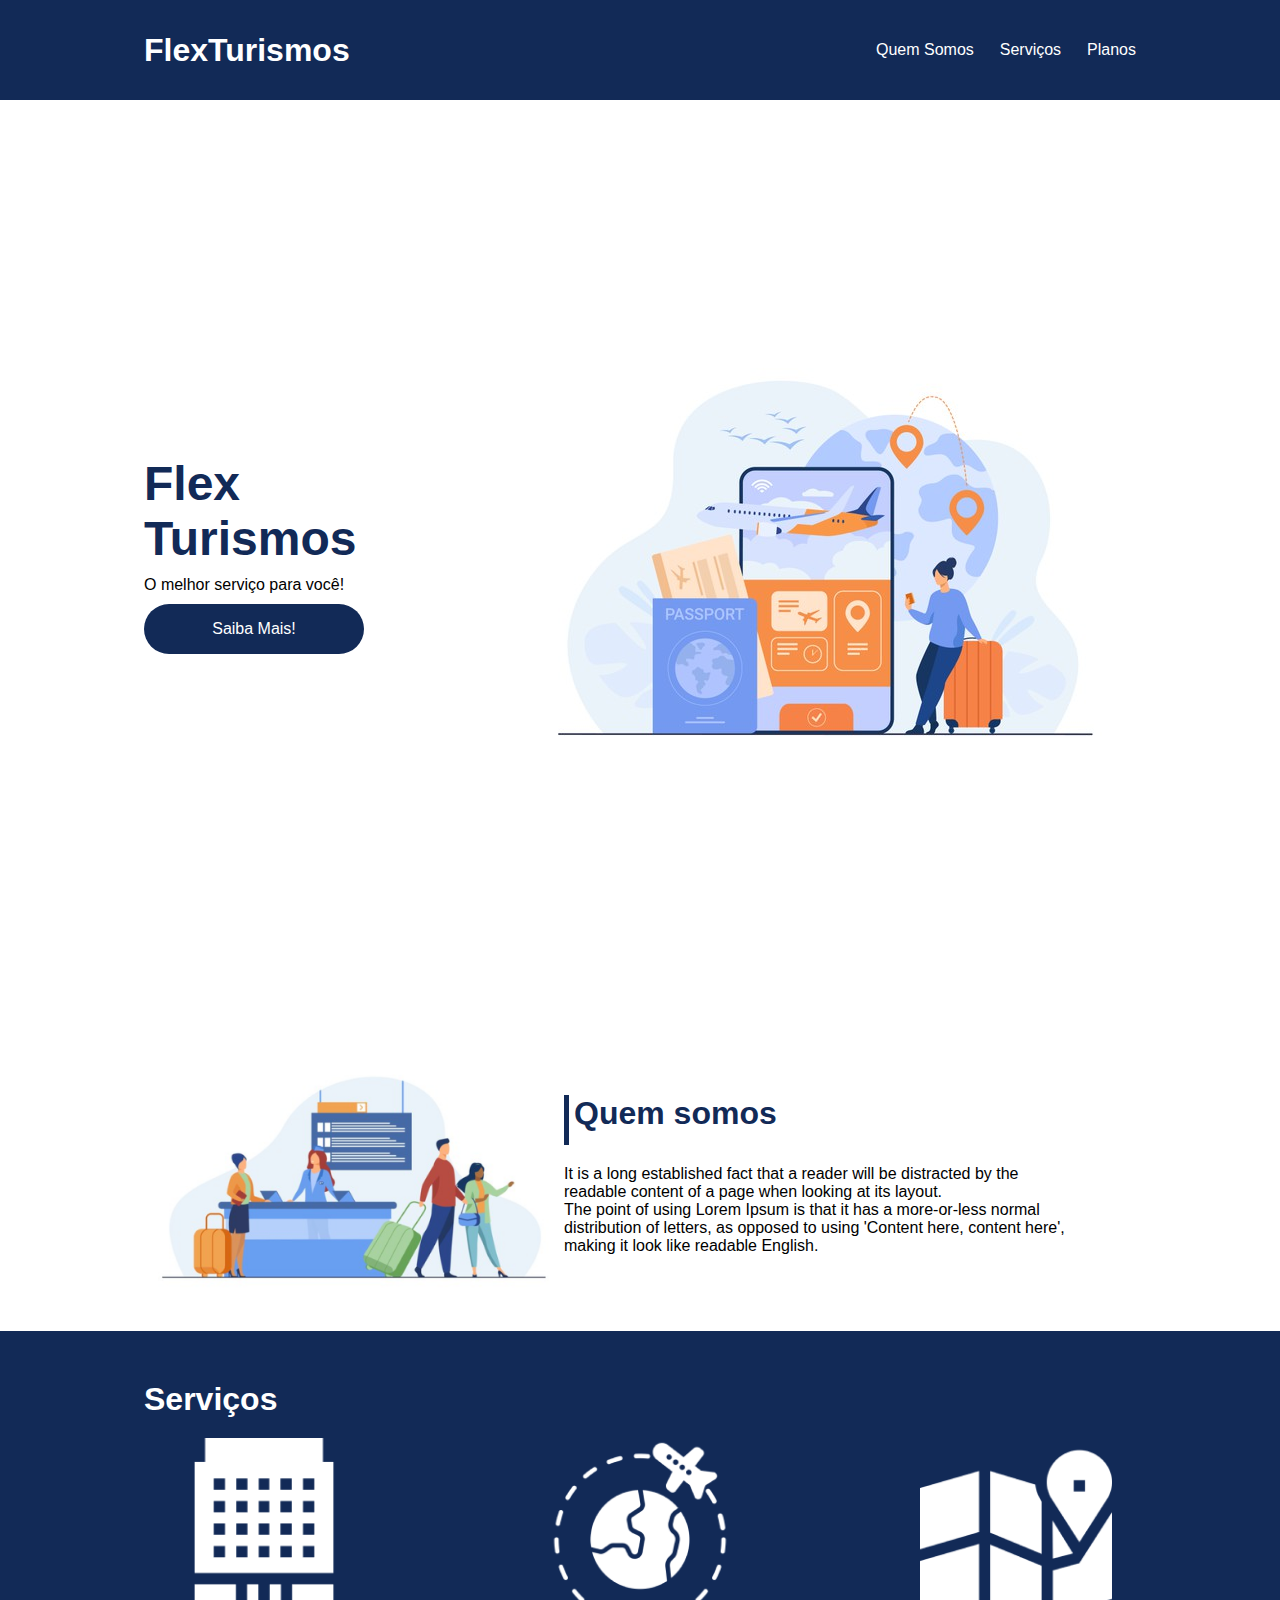
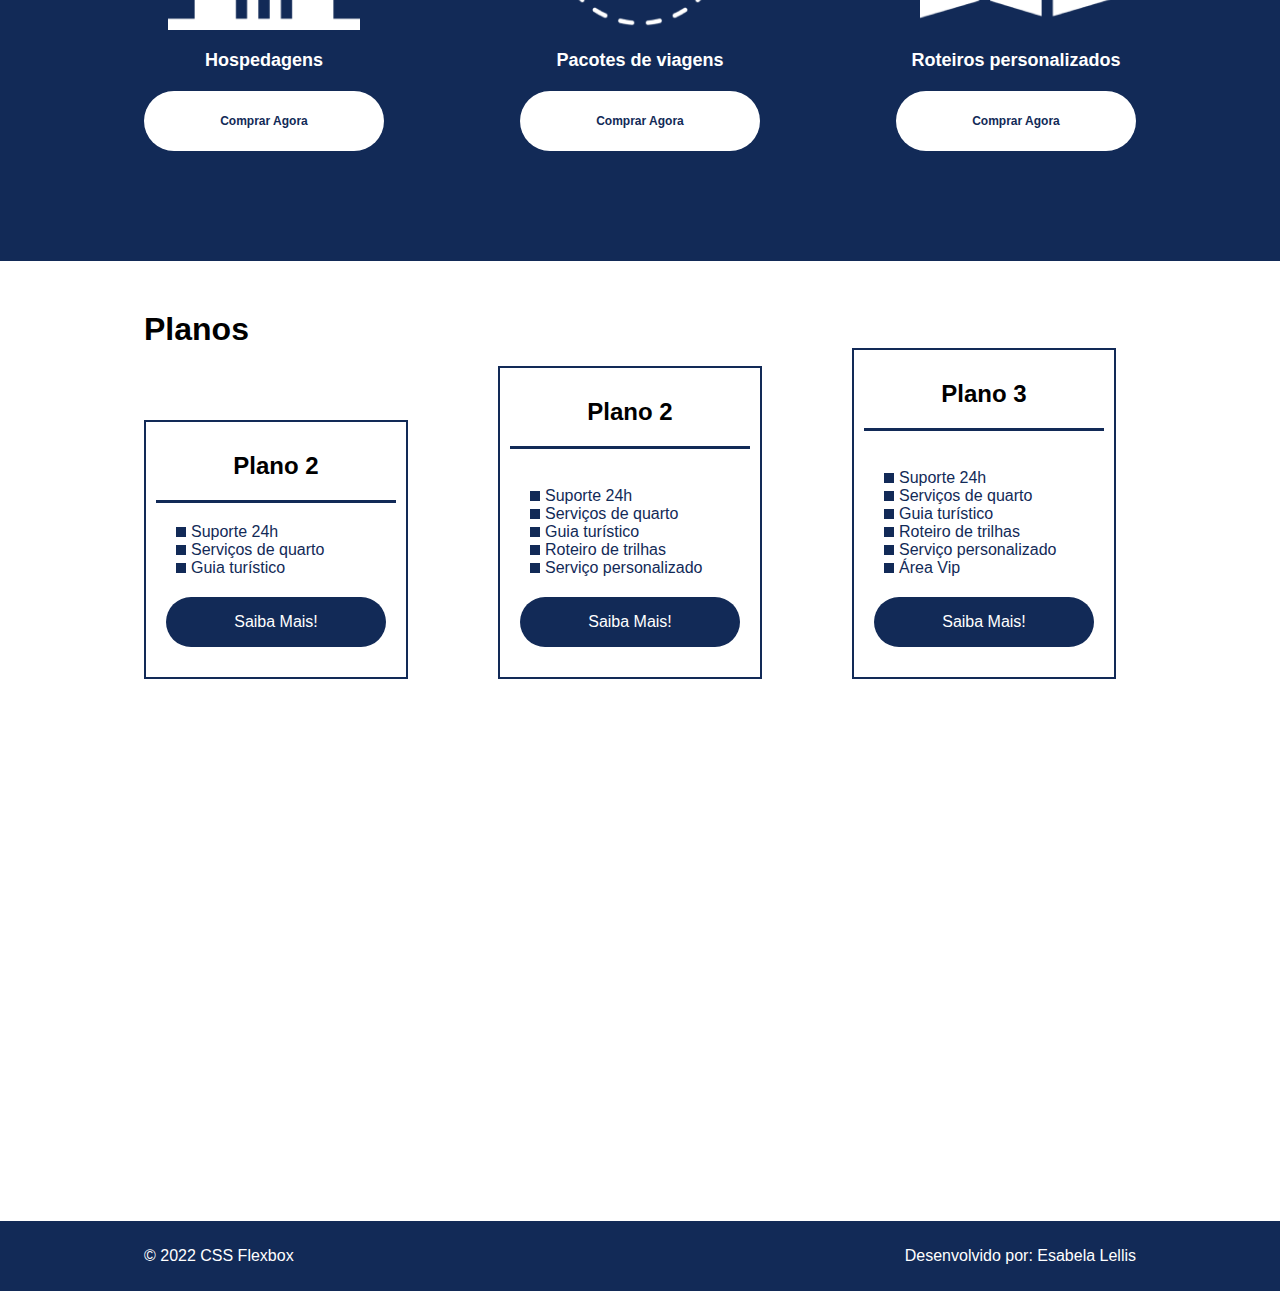
<file: Projeto FlexBox/index.html>
<!DOCTYPE html>
<html lang="pt-br">
<head>
    <meta charset="UTF-8">
    <meta name="viewport" content="width=device-width, initial-scale=1.0">
    <title>Flex Turismos</title>
    <link rel="stylesheet" href="./style.css">
</head>
<body>
    <header>
        <div class="flex-container menu">
        <div><h1>FlexTurismos</h1></div>
        <ul class="list-itens">
            <li><a href="#quem-somos">Quem Somos</a></li>
            <li><a href="#servicos">Serviços</a></li>
            <li><a href="#planos">Planos</a></li>
        </div>
        </ul>
    </header>

    <div class="flex-container apresentacao">
        <div class="texto-apresentacao">
            <h1>Flex <br>Turismos</h1>
            <p>O melhor serviço para você!</p>
            <a href="" class="btn">Saiba Mais!</a>
        </div>

        <div>
            <div><img src="./images/0-main.png" alt="banner de apresentação"></div>
        </div>
    </div>

    <div class="flex-container" id="quem-somos">
        <div>
            <h2>Quem somos</h2>
            <p>It is a long established fact that a reader will be distracted by the readable content of a page when looking at its layout. </p>
            <p>The point of using Lorem Ipsum is that it has a more-or-less normal distribution of letters, as opposed to using 'Content here, content here', making it look like readable English.</p>
        </div>
        <div>
            <img src="./images/1-quem-somos.png" alt="balcão de atendimento">
        </div>
    </div>
<div class="container-externo">
<div class="flex-container" id="servicos">
    <div>
        <h2>Serviços</h2>
    </div>
    <div class="list-servicos">
        <div class="item-servico">
            <div><img src="./images/icon-2.png" alt="hospedagens"></div>
            <p>Hospedagens</p>
            <a href="#" class="btn">Comprar Agora</a>
        </div>
        <div class="item-servico">
            <div><img src="./images/icon-1.png" alt="pacote de viagens"></div>
            <p>Pacotes de viagens</p>
            <a href="#" class="btn">Comprar Agora</a>
        </div>

        <div class="item-servico">
            <div>
                <img src="./images/icon-3.png" alt="roteiros personalizados"></div>
            <p>Roteiros personalizados</p>
            <a href="#" class="btn">Comprar Agora</a>
        </div>
        </div>
    </div>
</div>

    <div class="flex-container" id="planos">
        <div><h2>Planos</h2></div>

       <div class="list-planos">
        <div class="item-plano">
            <h3>Plano 2</h3>
            <ul>
                <li>Suporte 24h</li>
                <li>Serviços de quarto</li>
                <li>Guia turístico</li>
            </ul>
            <a href="#" class="btn">Saiba Mais!</a>
        </div>

        <div class="item-plano">
            <h3>Plano 2</h3>
            <br>
            <ul>
                <li>Suporte 24h</li>
                <li>Serviços de quarto</li>
                <li>Guia turístico</li>
                <li>Roteiro de trilhas</li>
                <li>Serviço personalizado</li>
            </ul>
            <a href="#" class="btn">Saiba Mais!</a>
        </div>

        <div class="item-plano">
            <h3>Plano 3</h3>
            <br>
            <ul>
                <li>Suporte 24h</li>
                <li>Serviços de quarto</li>
                <li>Guia turístico</li>
                <li>Roteiro de trilhas</li>
                <li>Serviço personalizado</li>
                <li>Área Vip</li>
            </ul>
            <a href="#" class="btn">Saiba Mais!</a>
        </div>
    </div>
       </div>

    <footer>
        <div class="flex-container footer">
        <p>&copy; 2022 CSS Flexbox</p>
        <p>Desenvolvido por: Esabela Lellis</p>
    </div>
    </footer>
</body>
</html>
</file>
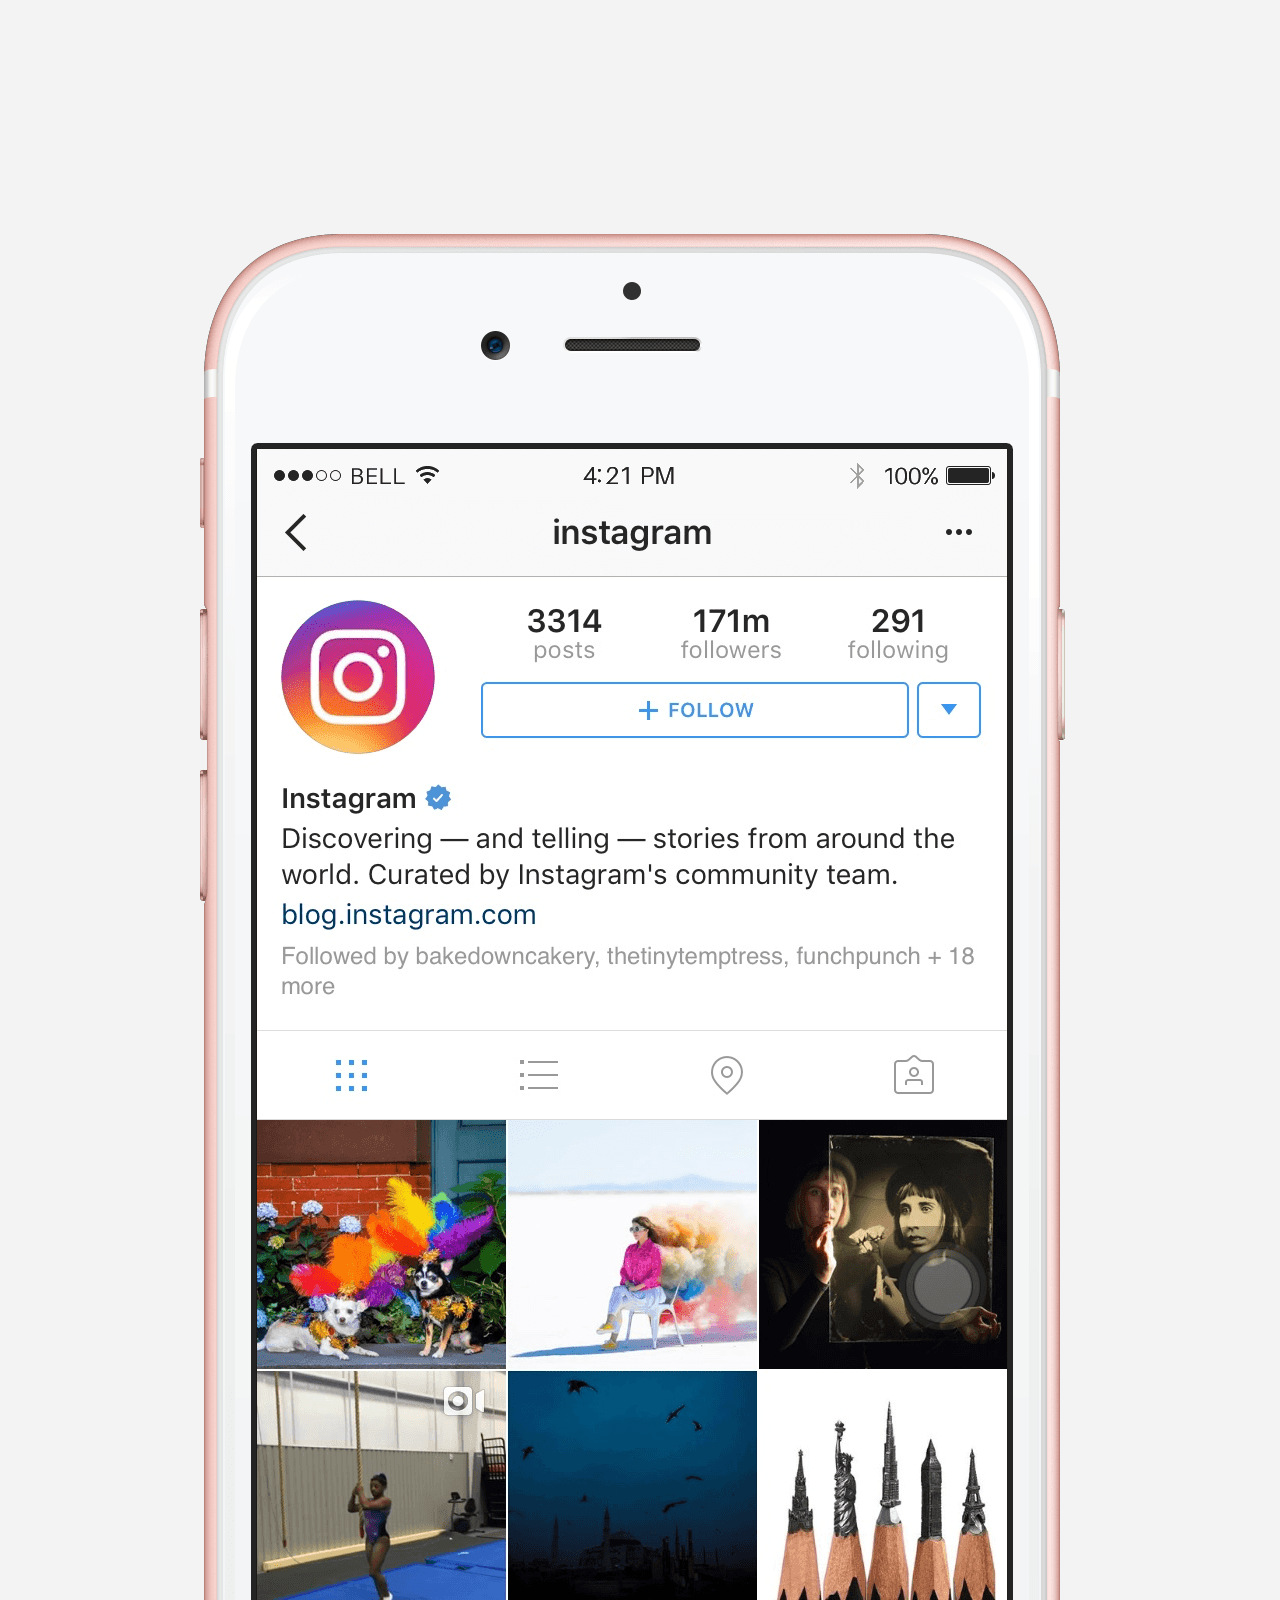
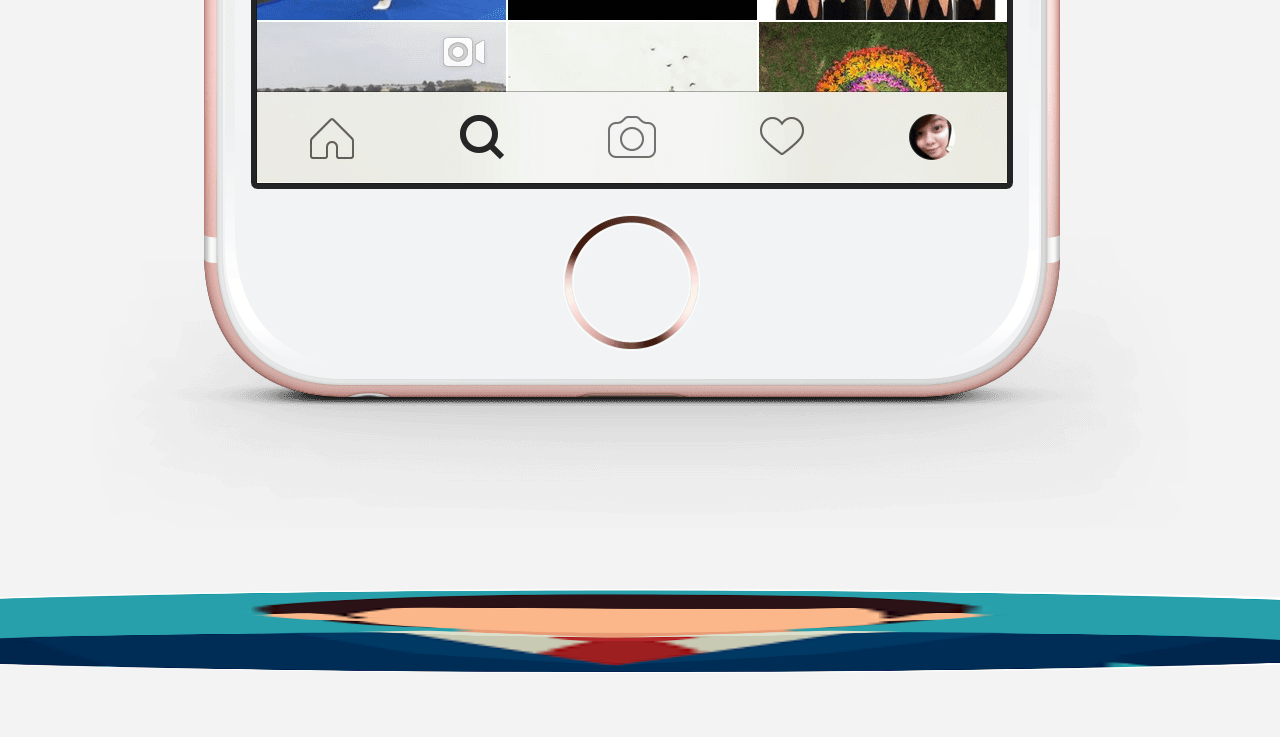
<file: Recriando Instagram 1804/semana7/index.html>
<!DOCTYPE html>
<html lang="en">
<head>
    <meta charset="UTF-8">
    <meta name="viewport" content="width=device-width, initial-scale=1.0">
    <link rel="stylesheet" href="style.css">
    <title>Instagram</title>
</head>
<body>
    <div class="instagram-wrapper">
        <div class="instagram-phone">
            <img src="./img/instagram-celular.png" alt="celular">
        </div>
        <div class="instagram-continue">
            <div class="group">
                <img src="./img/instagram-logo.png" class="instagram-logo" alt="instagram logo">
                <div class="profile-photo">
                    <img src="./img/avatar.png" alt="foto de perfil">
                </div>
                <a href="#" class="instagram-login">Continue como Avatar</a>
                <a href="#" class="instagram-logout">Remover conta</a>
            </div>
            <div class="group">
                <p class="not-account">Não é Avatar?</p>
                <p class="not-account">
                    <span class="link-blue">Alternar contas</span>
                    ou
                    <span class="link-blue">Inscreva-se</span>
                </p>
            </div>
            <div class="get-the-app">
                <p class="get-app">Baixe o aplicativo</p>
                <div class="download">
                    <a href="#" class="app-download"></a>
                    <a href="#" class="app-download"></a>
                </div>
            </div>
        </div>
    </div>
</body>
</html>
</file>
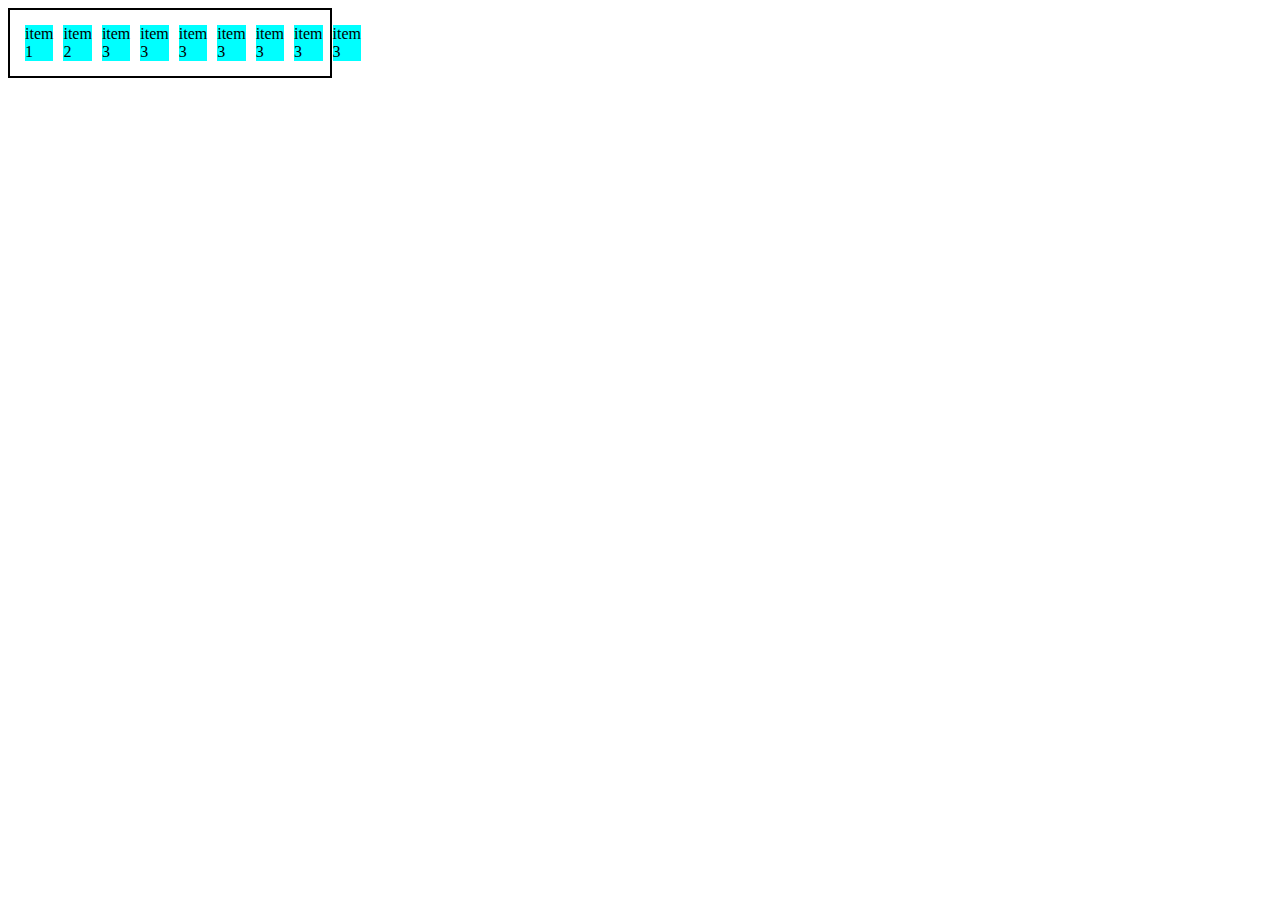
<file: Exercicios Formulário/display.html>
<!DOCTYPE html>
<html lang="en">
<head>
    <meta charset="UTF-8">
    <meta name="viewport" content="width=device-width, initial-scale=1.0">
    <title>Fundamentos - display flex</title>
    <style>
        .flex{
            max-width: 300px;
            padding: 10px;
            border: 2px solid black;
            display: flex;
        }

        .item{
            background-color: aqua;
            margin: 5px;
        }
    </style>
</head>
<body>
    <div class="flex">
        <div class="item">item 1</div>
        <div class="item">item 2</div>
        <div class="item">item 3</div>
        <div class="item">item 3</div>
        <div class="item">item 3</div>
        <div class="item">item 3</div>
        <div class="item">item 3</div>
        <div class="item">item 3</div>
        <div class="item">item 3</div>
    </div>
</body>
</html>
</file>
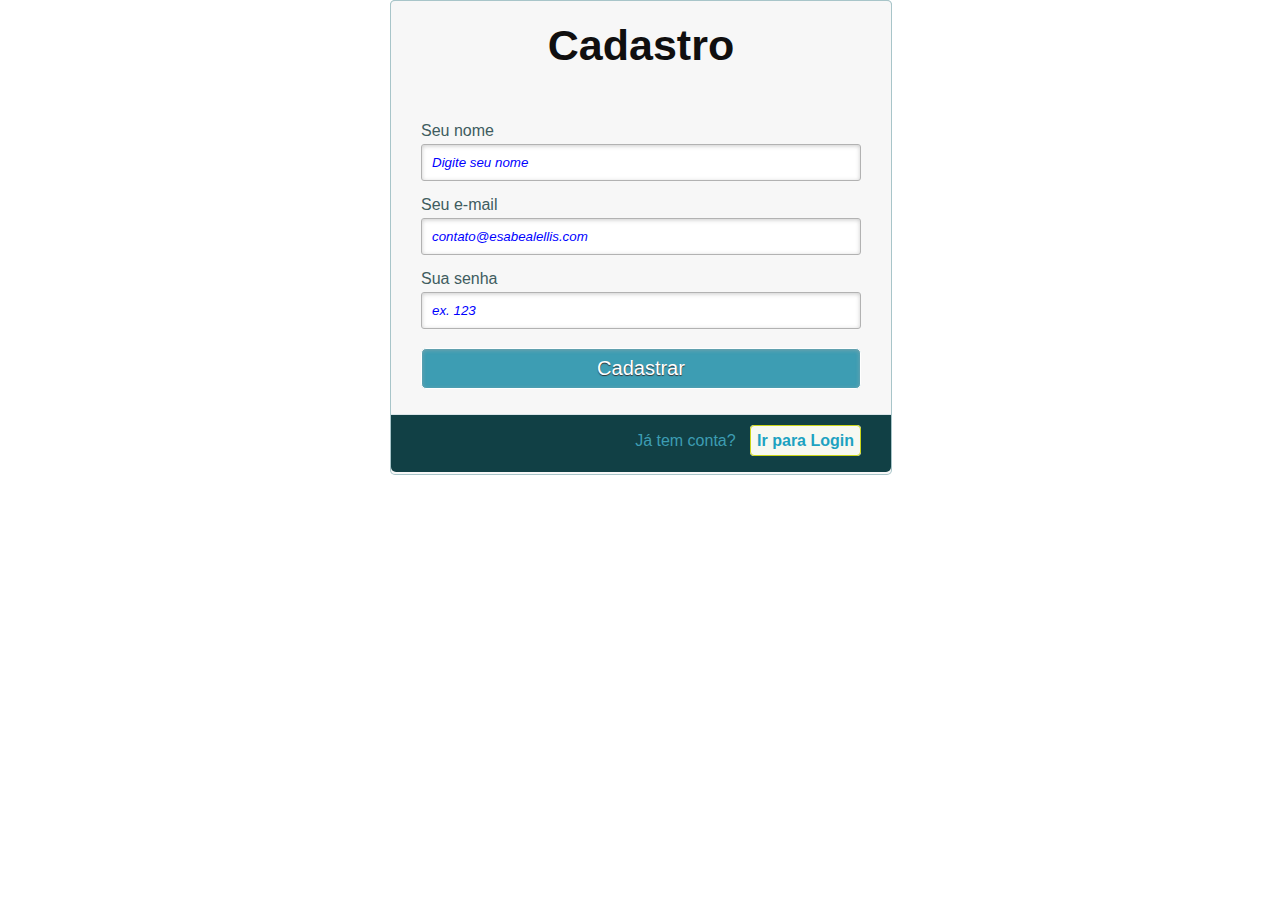
<file: Exercicios Formulário/Form_cadastro_registro.html>
<!DOCTYPE html>
<head>
  <meta charset="UTF-8" />
  <title>Formulário de Login e Registro </title>
  <meta name="viewport" content="width=device-width, initial-scale=1.0"> 
  <link rel="stylesheet" type="text/css" href="style.css" />
</head>
<body>
  <div class="container" >
    <a class="links" id="paracadastro"></a>
    <a class="links" id="paralogin"></a>
     
    <div class="content">      
    
      <div id="login">
        <form method="post" action=""> 
          <h1>Login</h1> 
          <p> 
            <label for="nome_login">Seu nome</label>
            <input id="nome_login" name="nome_login" required="required" type="text" placeholder="ex. contato@esabelalellis.com"/>
          </p>
           
          <p> 
            <label for="email_login">Seu e-mail</label>
            <input id="email_login" name="email_login" required="required" type="password" placeholder="ex. digite sua senha" /> 
          </p>
           
          <p> 
            <input type="checkbox" name="manterlogado" id="manterlogado" value="" /> 
            <label for="manterlogado">Manter-me logado</label>
          </p>
           
          <p> 
            <input type="submit" value="Logar" /> 
          </p>
           
          <p class="link">
            Ainda não tem conta?
            <a href="#paracadastro">Cadastre-se</a>
          </p>
        </form>
      </div>
 
      <!--FORMULÁRIO DE CADASTRO-->
      <div id="cadastro">
        <form method="post" action=""> 
          <h1>Cadastro</h1> 
           
          <p> 
            <label for="nome_cad">Seu nome</label>
            <input id="nome_cad" name="nome_cad" required="required" type="text" placeholder="Digite seu nome" />
          </p>
           
          <p> 
            <label for="email_cad">Seu e-mail</label>
            <input id="email_cad" name="email_cad" required="required" type="email" placeholder="contato@esabealellis.com"/> 
          </p>
           
          <p> 
            <label for="senha_cad">Sua senha</label>
            <input id="senha_cad" name="senha_cad" required="required" type="password" placeholder="ex. 123"/>
          </p>
           
          <p> 
            <input type="submit" value="Cadastrar"/> 
          </p>
           
          <p class="link">  
            Já tem conta?
            <a href="#paralogin"> Ir para Login </a>
          </p>
        </form>
      </div>
    </div>
  </div>  
</body>
</html>
</file>
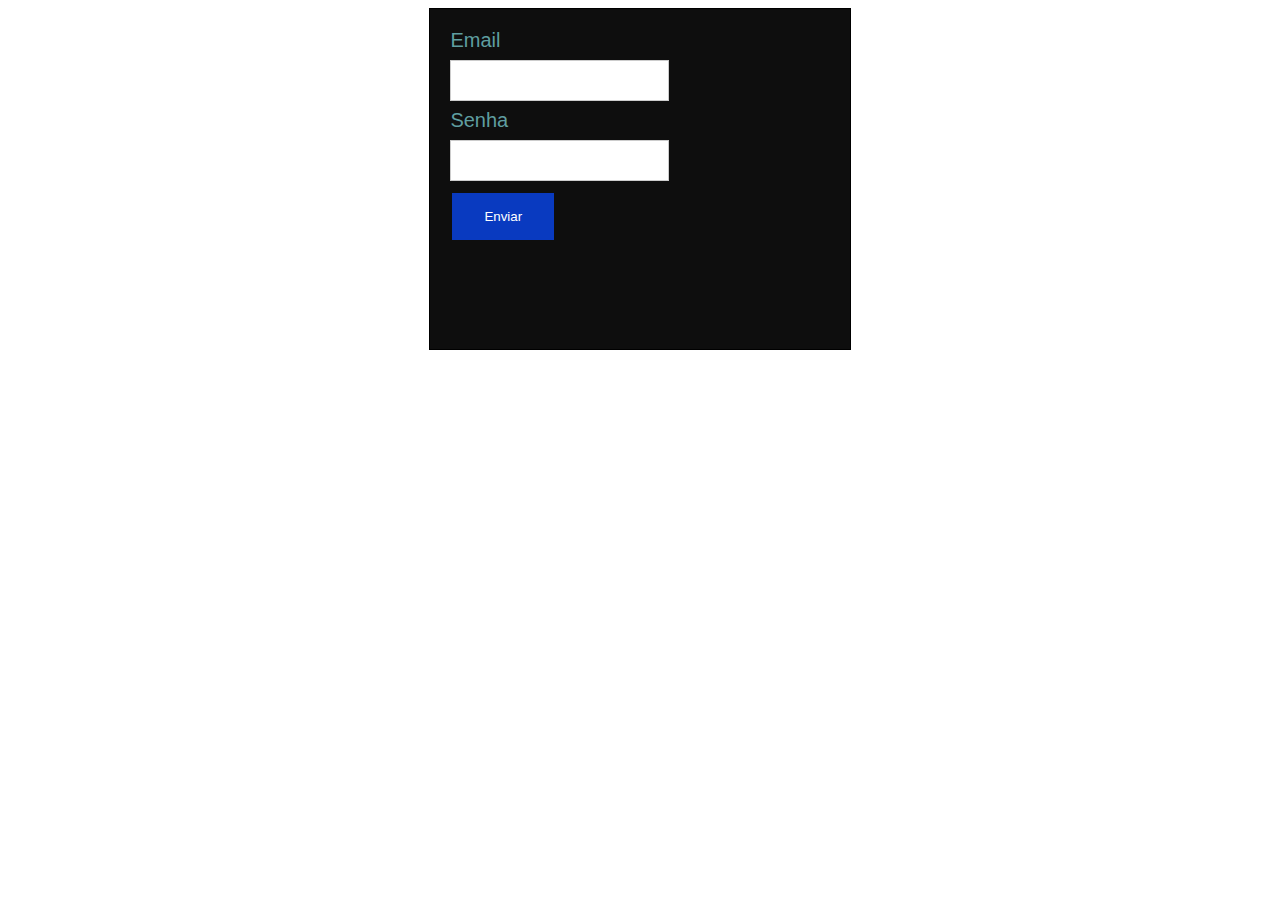
<file: Exercicios Formulário/FormuláriodeCadastramento.html>
<!DOCTYPE html>
<html lang="en">
<head>
    <meta charset="UTF-8">
    <meta http-equiv="X-UA-Compatible" content="IE=edge">
    <meta name="viewport" content="width=device-width, initial-scale=1.0">
    <title>Formulário Estilizado</title>
    <style>
        
        /*seletor por elemento*/
        div{
            width: 30%;
            height: 300px;
            background-color:rgb(14, 14, 14);
            margin: 0 auto;
            padding: 20px;
            border: 1px solid black;
           
        }
        /*seletor por elemento*/
        label {
            color:cadetblue;
            font-size: 20px;
            text-align: center;
            font-family: 'Lucida Sans', 'Lucida Sans Regular', 'Lucida Grande', 'Lucida Sans Unicode', Geneva, Verdana, sans-serif;
            
        }
        /*seletores agrupados */
        input[type=email], input[type=password], input[type=text] {
            
            padding: 12px 20px;
            margin: 8px 0;
            display: flex;
            border: 1px solid #ccc;
            box-sizing: border-box;
        }
        /*seletor por atributo*/
        input[type="submit"]{
            background-color: #093ac0;
            border: none;
            color: white;
            padding: 16px 32px;
            text-decoration: none;
            margin: 4px 2px;
            cursor: pointer;
        } 
    </style>
</head>
<body>
    <div>
        <form action="">
            <label for="Email">Email</label>
            <input type="email" name="Email" id="Email">
            <label for="senha">Senha</label>
            <input type="password" name="senha" id="senha">
            <input type="submit" value="Enviar" class="botao">
        </form>
    </div>
</body>
</html>
</file>
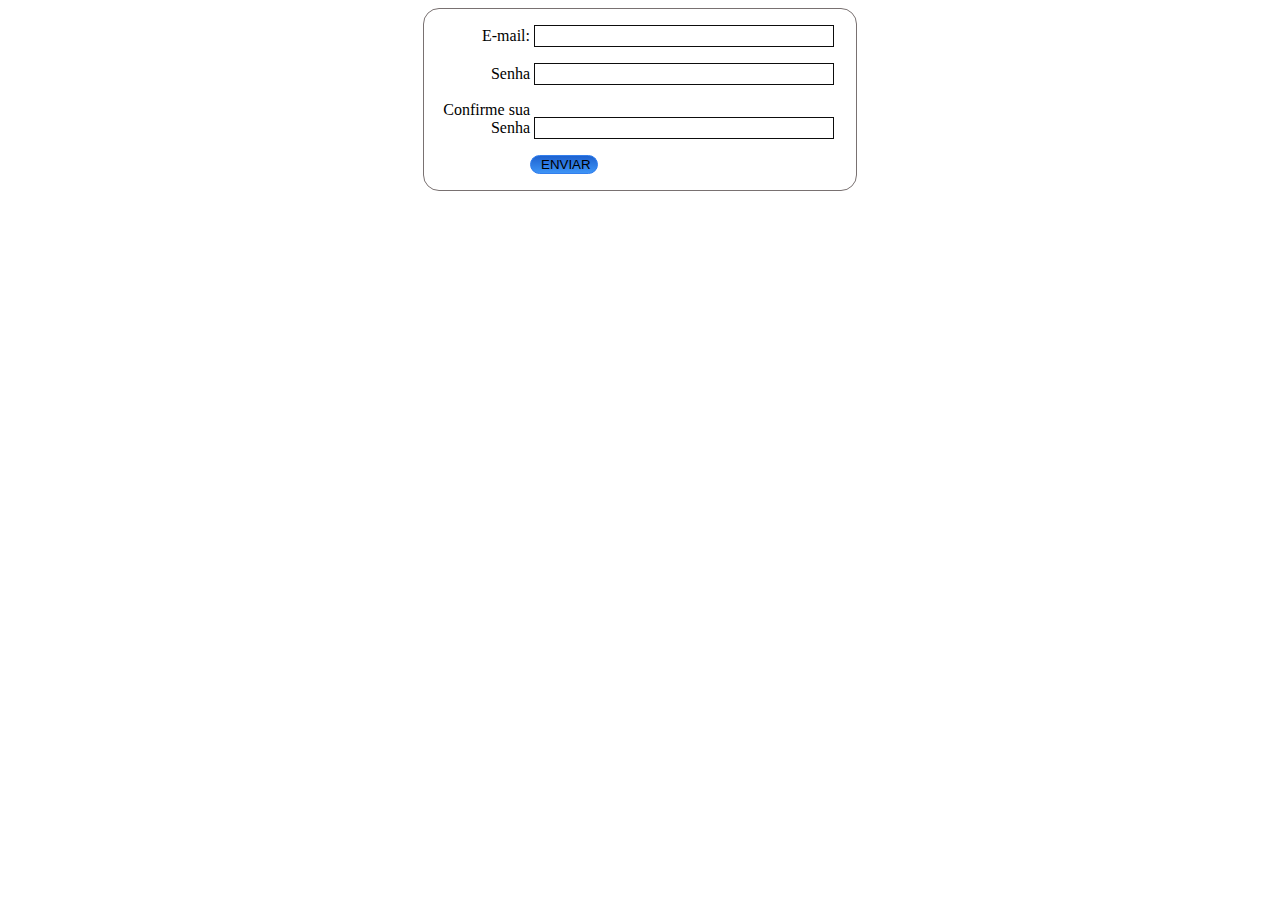
<file: Exercicios Formulário/LogindeUsuario.html>
<!DOCTYPE html>
<html lang="en">
    <head>
        <meta charset="UTF-8">
        <meta http-equiv="X-UA-Compatible" content="IE=edge">
        <meta name="viewport" content="width=device-width, initial-scale=1.0">
        <title>Login</title>

        <link rel="stylesheet" href="forms.css">
        </head>
        <body>
            <form action="dados-do-formulario" method="post">
                <div>
                    <label for="email">E-mail:</label>
                    <input type="email" id="email"/>
    
               <!-- as divs servem para estruturar o código -->
                </div>
                <div>
                    <label for="senha">Senha</label>
                    <input type="senha" id="senha"/>
                </div>
                <div>
                    <label for="conf-senha">Confirme sua Senha</label>
                    <input type="conf-senha" id="conf-senha"/>
                             </div>

                <div>
                    <div class="button">
    
                    <button type="submit">Enviar</button>
                </div>
            </form>

        </body>
</file>
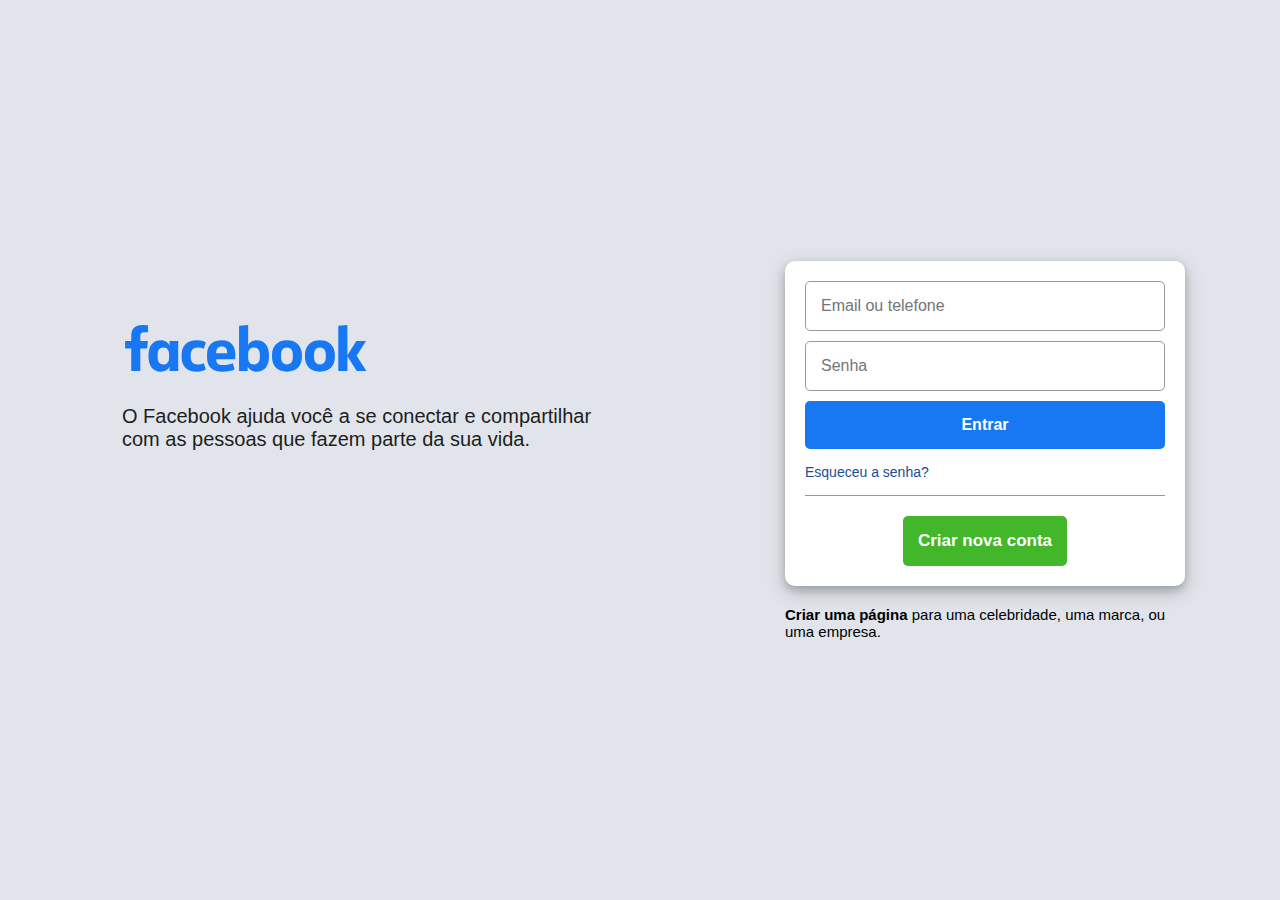
<file: html/login.html>
<!DOCTYPE html>
<html lang="en">
<head>
    
    <meta charset="UTF-8">
    <meta http-equiv="X-UA-Compatible" content="IE=edge">
    <meta name="viewport" content="width=device-width, initial-scale=1.0">
    
    <title>Facebook - entre ou cadastre-se</title>

    <!-- Importando o CSS -->
    <link rel="stylesheet" href="../styles/style.css">

</head>

<body>
    
    <!-- Criando o container principal -->
    <div class="container">

        <!-- Criando a div do lado esquerdo (bloco left) -->
        <div class="left">

            <img src="../img/fb-logo.svg" alt="">
            <p>
                O Facebook ajuda você a se conectar e 
                compartilhar com as pessoas que fazem parte da sua vida.
            </p>

        </div>

        <!-- Criando a div do lado direito (bloco right) -->
        <div class="right">

            <form action="">

                <input type="text" placeholder="Email ou telefone">

                <input type="password" placeholder="Senha">

                <!-- Elemento contido no bloco right -->
                <a href="" class="right__loginBtn right__loginBtn--hover">
                    Entrar
                </a>

                <!-- Outro elemento contido no bloco right -->
                <a href="" class="right__forget">
                    Esqueceu a senha?
                </a>

                <!-- Outro elemento contido no bloco right -->
                <div class="right__sign-up">
                    <a href="" class="right__signupBtn">Criar nova conta</a>
                </div>

            </form>

            <p>
                <strong>Criar uma página</strong> 
                para uma celebridade, uma marca, ou uma empresa.
            </p>

        </div>


    </div>

</body>

</html>
</file>
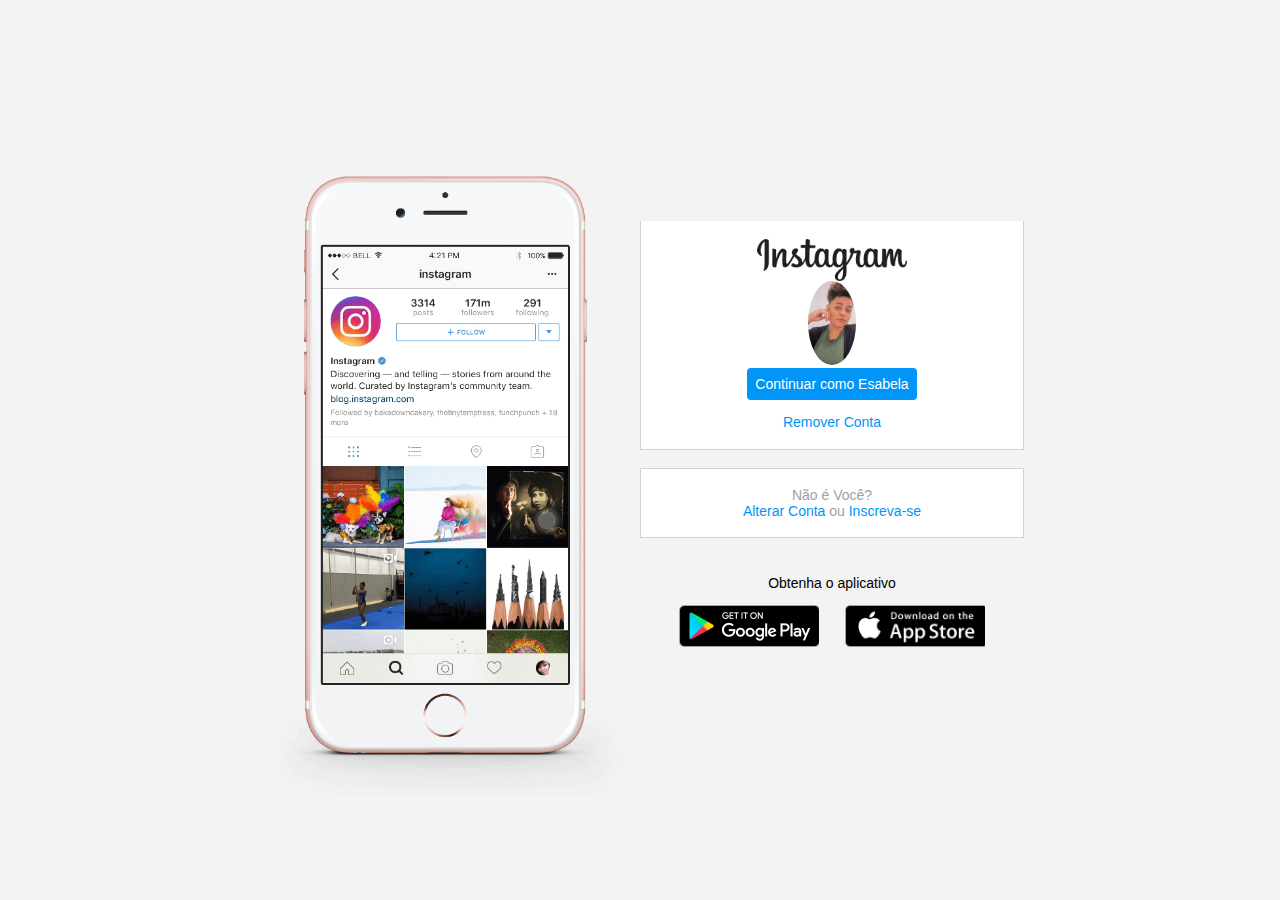
<file: Recriando Instagram 1804/login.html>
<!DOCTYPE html>
<html lang="en">
<head>
    <meta charset="UTF-8">
    <meta http-equiv="X-UA-Compatible" content="IE=edge">
    <meta name="viewport" content="width=device-width, initial-scale=1.0">
    <title>Instagram</title>
    <link rel="icon" href="./semana7/img/favicon.webp" type="image/x-icon">
    <link rel="stylesheet" href="./semana7/style.css">
</head>
<body>
    <!-- Padrão BEM: isto é um bloco -->
    <div class="container">

        <!-- Padrão BEM: isto é um bloco -->
        <div class="phone">
            <img src="./semana7/img/instagram-celular.png" alt="Celular">
        </div>

        <!-- Padrão BEM: isto é um bloco -->
        <div class="continue">

            <!-- Padrão bem: isto é um elemento -->
            <div class="continue__group">
                
                <img src="./semana7/img/instagram-logo.png" class="instagram-logo" alt="Instagram logo">
                
                <div class="profile-photo">
                    <img src="./semana7/img/perfil-esa-insta.jpeg" alt="Profile">
                </div>

                <a href="#" class="continue__login">Continuar como Esabela</a>
                <a href="#" class="continue__logout">Remover Conta</a>                
            </div>

            <!-- Padrão BEM: isto é um elemento -->
            <div class="continue__group">

                <p class="continue__not-account">Não é Você?</p>

                <p class="continue__not-account">
                    
                    <span class="continue__link">Alterar Conta</span>
                    ou
                    <span class="continue__link">Inscreva-se</span>
                </p>
            </div>

            <!-- Padrão BEM: isto é um bloco -->
            <div class="app">

                <!-- Padrão bem: isto é um elemento -->
                <p class="app__get"> Obtenha o aplicativo</p>

                <!-- Padrão BEM: isto é um elemento -->
                <div class="app__download">
                    <a href="" class="app__platform"></a>
                    <a href="" class="app__platform"></a>
                </div>


            </div>

        </div>

    </div>
</body>
</html>
</file>
<file: Projeto FlexBox/style.css>
*{
    margin: 0;
    padding: 0;
    font-family: 'open sans', sans-serif;
    }
ul{
    list-style: none;
    margin: 0;
    padding: 0;

}
ul li a{
    text-decoration: none;
    
}
div img{
    display: block;
    width: 100%;
}
.flex-container{
    display: flex;
    max-width: 992px;
    margin:auto;
    width: 100%;
    min-width: 320px;
    padding: 10px 15px;
}
header{
    background-color: #122A57 ;
    height: 100px;
    display: flex;
    align-items: center;
    color: #fff;
    
}
header .list-itens{
    display: flex;
    width: 100%;
    max-width: 260px;
    justify-content: space-between;
    align-items: center;
}
.list-itens li a{
    color: #fff;
}
header .menu{
    justify-content: space-between;
}
.apresentacao{
    height: 100vh;
    align-items: center;
    justify-content: space-between;
}
.apresentacao .texto-apresentacao{
    min-height: 200px;
    
}
.texto-apresentacao h1{
    color: #122A57;
    font-size: 48px;
    margin-bottom: 10px;
}
.btn{
    background-color: #122A57;
    color: #fff;
    text-align: center;
    border-radius: 30px;
    width: 220px;
    display: block;
    text-decoration: none;
    height: 50px;
    line-height: 50px;
    margin-top: 10px;
    margin-bottom: 10px;
}
#quem-somos{
    flex-direction: row-reverse;
    align-items: center;
    justify-content: space-between;

}
#quem-somos h2{
    font-size: 32px;
    color: #122A57;
    display: flex;
    margin-bottom: 20px;
}
#quem-somos h2::before{
    content: "" ;
    height: 50px;
    width: 5px;
    margin-right: 5px;
    background-color: #122A57;
    position: relative;
}
#quem-somos p{
    margin: bottom 10px;
    width: 90%;
}
#quem-somos img{
    min-width: 420px;

}
.container-externo{
    background-color: #122A57;
}
#servicos{
    flex-direction: column;
    padding-top: 50px;
    padding-bottom: 100px;
}
#servicos h2{
    color: #fff;
    font-size: 32px;
    margin-bottom: 20px;
}
.list-servicos{
    display: flex;
    justify-content: space-between;

}
.list-servicos .item-servico{
    text-align: center;
}
.item-servico a{
    width: 220px;
    background-color: #fff;
    border-radius: 30px;
    height: 50px;
    text-align: center;
    margin-top: 20px;
    line-height: 50px;
    padding: 5px 10px;
    text-decoration: none;
    color: #122A57;
    font-size: 12px;
    font-weight: 700;

}
.item-servico p{
    font-weight: 700;
    font-size: 18px;
    color: #fff;
    margin-top: 20px;
    

}
.item-servico img{
    width: 80%;
    margin: auto;   
}
#planos{
    flex-direction: column;
    min-height: 100vh;
    padding-top: 50px;

}
#planos h2{
    font-size: 32px;
}
.list-planos{
    display: flex;
    align-items: flex-end;
    justify-content: space-between;
}
.item-plano{
    flex: 1;
    border: 2px solid #122A57;
    margin-right: 20px;
    padding: 10px;
    max-width: 240px;
    
}
.item-plano .btn{
    margin: auto;
    margin-bottom: 20px;
}
.item-plano h3{
    font-size: 24px;
    display: flex;
    flex-direction: column;
    text-align: center;
    margin-top: 20px;
}
.item-plano h3::after{
    content: "";
    background-color: #122A57;
    width: 100%;
    height: 3px;
    margin-top: 20px;
    margin-bottom: 10px;
    }
.item-plano ul{
    color: #122A57;
    padding: 10px 20px;
    display: flex;
    flex-direction: column;
    margin-bottom: 10px;
}
.item-plano ul li{
    display: flex;
    flex-wrap: nowrap;
    align-items: center;
}
.item-plano ul li::before{
    content: "";
    width: 10px;
    height: 10px;
    background-color: #122A57;
    margin-right: 5px;

}
footer{
    background-color: #122A57;
    height: 70px;
    display: flex;
    align-items: center;
}
footer .footer{
    justify-content: space-between;
    color: #fff;
}
/*mobile*/
@media(max-width: 992px){
    .flex-container{
        flex-direction: column;
    }
    .apresentacao{
        flex-direction: column;
    }
    .apresentacao .texto-apresentacao{
        width: 100%;
    }
    #quem-somos{
        flex-direction: column-reverse;
    }
    #quem-somos img{
        min-width: 320px;
        margin: auto;
    }
    .list-servicos{
        flex-direction: column;
    }
    .item-servico img{
        width: 50%;
        margin: auto;
    }
    .list-planos{
        flex-direction: column;
        align-items: flex-start;
        margin-bottom: 20px;
    }
    .list-planos .item-plano{
        max-width: 90%;
        margin: auto;
        width: 100%;
        margin-bottom: 20px;
    }

}
</file>
<file: Recriando Instagram 1804/semana7/style.css>
*{
    padding: 0;
    margin: 0;
    box-sizing: border-box;
    text-decoration: none;
    font-family: sans-serif;
    font-size: 14px;
}

body {
    width: 100%;
    min-height: 100vh;
    background-color: rgb(243, 243, 243);
    margin: 0;
    padding: 0;
    display: flex;
    justify-content: center;
}
.container{
    display: flex;
    align-items: center;
    justify-content: start;
    width: 60%;
    height: 100vh;
}
.phone{

    display: flex;
    align-items: center;
    justify-content: center;
    width: 50%;
}
.phone img{
    height: 50rem; 
}
.continue{
    display: flex;
    align-items: center;
    justify-content: space-around;
    flex-direction: column;
    width: 50%;
    min-height: 34rem;
}
.continue__group{
    display: flex;
    justify-content: space-between;
    align-items: center;
    flex-direction: column;
    background-color: white;
    width: 100%;
    padding: 1.3rem 0;
    border: 1px solid lightgray;
}

.continue__group:nth-child(1){
    border-top: 19rem;
    }
.instagram-logo{
    height: 3rem;
}
.profile-photo{
    display: flex;
    justify-content: center;
    align-items: center;
    border-radius: 50%;
    overflow: hidden;
    }
.profile-photo img{
    height: 6rem;
    width: 100%;

}
.continue__login{
    margin-top: 3px;
    background-color: #0095f6;
    color: white;
    padding: 8px;
    border-radius: 4px;
}
.continue__logout{
    color: #0095f6;
    margin-top: 1rem;
}
.continue__not-account{
    color: rgb(160, 160, 160);
}
.continue__link{
    color: #0095f6;
}
.app{
    display: flex;
    flex-direction: column;
    align-items: center;
    width: 100%;
    padding: 1.3rem 0;
}
.app__download{
    display: flex;
    width: 100%;
    justify-content: space-evenly;
    align-items: center;
    padding: 1rem;
}
.app__platform{
    height: 3rem;
    width: 10rem;
    background-size: cover;
}
.app__platform:nth-child(1){
    background-image: url(./img/googleplay-button.png);
}
.app__platform:nth-child(2){
    background-image: url(./img/apple-button.png);
}
</file>
<file: Exercicios Formulário/forms.css>
form{
    /* isso serve para cetralizar na página */
    margin: 0 auto;
    width: 400px;

    /*Ver bordas*/
    padding: 1em;
    border: 1px solid rgb(121, 113, 113);
    border-radius: 1em;
}
form div + div{
    margin-top: 1em;
}
/*aqui estou alinhando todas as labels*/
label{
    display:inline-block;
    width: 90px;
    text-align: right;
}
input {
    /*agora vou deixar tudo com as mesma fonte*/
    font:1em sans-serif;
    width: 300px;
    -moz-box-sizing: border-box;
    box-sizing: border-box;
    /*aqui estou dando o mesmo tamanho a todos os campos de texto*/
    border: 1px solid rgb(13, 13, 13);
}
input:focus, textarea:focus {
    border-color: #000   
     /*aqui eu estou dando destaque para o local que o usuário está digitando*/
}
textarea{
    vertical-align: top;
    height: 5em;
    resize: vertical;

}
button{
    padding-left: 10px;
}
button{
    margin-left: 90px;
    text-transform: uppercase;
    
}
 
 button { /*esse estilo de botão eu apenas copiei de um site chamado button creator porque eu queria saber como era estilizar o botão */
    border: solid #337FED 1px;
    background: #3d83f3;
    background-image: -webkit-linear-gradient(top, #1E62D0, #3D94F6);
    background-image: -moz-linear-gradient(top, #1E62D0, #3D94F6);
    background-image: -ms-linear-gradient(top, #1E62D0, #3D94F6);
    background-image: -o-linear-gradient(top, #1E62D0, #3D94F6);
    background-image: -webkit-gradient(to bottom, #1E62D0, #3D94F6);
    -webkit-border-radius: 20px;
    -moz-border-radius: 20px;
    border-radius: 20px;
    text-decoration: none;
 }
</file>
<file: styles/style.css>
* {
    margin: 0;
    padding: 0;
    box-sizing: border-box;
}

body{
    display: flex;
    justify-content: center;
    align-items: center;
    width: 100%;
    height: 100vh;
    background-color: #e1e5eb;
}

.container{
    width: 100%;
    height: 100%;
    display: flex;
    justify-content: space-around;
    align-items: center;
    overflow: hidden;
}

.left .right, form{
    display: flex;
    align-content: center;
    justify-content: center;
    flex-direction: column;

}

.left{
    width:500px;
    align-items: flex-start
}

/* todas as img da classe left terão esse estilo */
.left img{
    height: 106px
}

/* todos os parágrafos da classe left terão esse estilo */
.left p{
    font-size: 20px;
    color: #1c1e21;
    height: 200px;
    font-family:'Roboto Condensed', sans-serif;
    position:relative;
    left:27px
}

.right{
    width:400px;
    align-content: center;
    align-items: center;
}

form{
    background-color: white;
    border-radius: 10px;
    width: 400px;
    display:flex;
    padding: 20px;
    margin-bottom: 20px;
    box-shadow: 0 4px 8px 0 rgba(10, 10, 10, 0.2), 0 6px 20px 0 rgba(0,0,0,0.19);
}

form input{
    width: 100%;
    padding: 15px;
    margin-bottom: 10px;
    border-radius: 5px;
    border: 1px solid #999;
    font-size: 16px;
}
    form input:focus{
        border: 1px solid #1877f2
    }

.right__loginBtn{
    background-color:#1877f2;
    padding: 15px;
    text-align: center;
    text-decoration: none;
    width: 100%;
    border-radius: 5px;
    color: white;
    font-family: 'Arial';
    font-weight: 700;
    transition:0.5s;
}

.right__loginBtn--hover:hover{
    background-color: #4257b2
}

.right__forget{
    margin: 15px 0;
    text-decoration: none;
    color: #1a4f95;
    font-family: 'Arial';
    font-size:14px;
}

.right__sign-up{
    padding-top: 20px;
    border-top: 1px solid #999;
    width: 100%;
    display: flex;
    justify-content: center;
}

.right__signupBtn{
    background-color:#42b72a;
    padding:15px ;
    text-align: center;
    text-decoration: none;
    border-radius: 5px;
    color: white;
    font-size: 17px;
    font-family: 'Arial';
    font-weight: 600;
    transition:0.5s;
}

.right__signupBtn:hover{
    background-color: green
}

.right p{
    font-size:15px;
    font-family: 'Arial';
}
@media(max-width:500px){
    .right{
        display: flex;
        justify-content: center;
    }
    form{
        width: 350px;
        align-content: center;
        align-items: center;
    }
}
@media(max-width:950px){
    .container{
        flex-direction: column;
    }
    .left{
        width: 400px;
        align-content: center;
        align-items: center;
    }
    .left p{
        height: 75px;
        font-size: 20px;
    }
    
}
@media(max-width:300px){
    .right, .left{
        display: flex;
        justify-content: center;
    }
    .left img{
        height: 95px;
      
    }
        form{
        width: 250px;
        align-content: center;
        align-items: center;
        }
        .left p, .right p{
            display: none;
        }
        form input, .right__forget, .right__loginBtn, .right__signupBtn{
            font-size: 12px;


        }
        
    }
</file>
<file: Exercicios Formulário/style.css>
/*CSS reset */
*, *::before, *::after{
    margin: 0;
    padding: 0;
    font-family: Arial, sans-serif;
}
/* remove a linha dos links */
a{
    text-decoration: none;
}
/* esconde as ancoras da tela */
a.links{
    display: none;
}
/* a classe content irá envolver todo o conteúdo*/
.content{
    width: 500px;
    min-height: 560px;
    margin: 0px auto;
    position:relative
}
/* estilização do cabeçalho*/
h1{
    font-size: 43px;
    color:rgb(16, 15, 15);
    padding: 2px 0 10px 0;
    font-family: Arial, sans-serif;
    font-weight: bold;
    text-align: center;
    padding-bottom: 40px;
    }
    h1:after{
        content: '';
        display: block;
        width: 100%;
        height: 2px;
        margin-top: 10px;
        background: -webkit-linear-gradient(left, rgba(147,184,189,0) 0%, rgba(147,184,189,0.));
        background: linear-gradient(left, rgba(147,184,189,0) 0%,rgba(147,184,1890.8) 20%);
    }
    p{
        margin-bottom: 15px;
    }
    .content p:first-child{
        margin: 0px;
    }
    label{
        color: #405c60;
        position: relative;
    }
    ::-webkit-input-placeholder{
        color:blue;
        font-style: italic;
    }
    input:-moz-placeholder,
    textarea:-moz-placeholder{
        color: #bebcbc;
        font-style: italic;
    }
    inpt{
        outline: none;
    }
    input:not([type="checkbox"]){
        width: 95%;
        margin-top: 4px;
        padding: 10px;
        border: 1px solid #b2b2b2;

        -webkit-border-radius: 3px;
        border-radius: 3px;

        -webkit-box-shadow: 0px 1px 4px 0px rgba(168, 168, 168, 0.6) inset;
        box-shadow: 0px 1px 4px 0px rgba(168, 168, 168, 0.6) inset;

        -webkit-transition: all 0.2s linear;
        transition: all 0.2s linear;
            }
            input[type="submit"]{
                width: 100%!important;
                cursor: pointer;
                background: rgb(61, 157, 179);
                padding: 8px 5px;
                color: #fff;
                font-size: 20px;
                border: 1px solid #fff;
                margin-bottom: 10px;
                text-shadow: 0 1px 1px #333;

                -webkit-border-radius: 5px;
                border-radius: 5px;

                transition: all 0.2s linear;
                }
                input[type="submit"]:hover{
                    background:  #4ab3c6;

                }
                .link{
                    position: absolute;
                    background: #114045;
                    color:rgb(61, 157, 179);
                    left: 0px;
                    height: 20px;
                    width: 440px;
                    padding: 17px 30px 20px 30px;
                    font-size: 16px;
                    text-align: right;
                    border-top: 1px solid #dbe5e8;

                    -webkit-border-radius: 0 0 5px 5px;
                    border-radius: 0 0 5px 5px;
                }

                .link a{
                    font-weight: bold;
                    background: #f7f8f1;
                    padding: 6px;
                    color: rgb(29, 162, 193);
                    margin-left: 10px;
                    border: 1px solid #cbd518;

                    -webkit-border-radius: 4px;
                    border-radius: 4px;
                    -webkit-transition: all 0.4s linear;
                    transition: all 0.4s linear;
                }

                .link a:hover {
                    color: #3D94F6;
                    background: #f7f8f1;
                    border: 1px olid #4ab3c6;
                }
                #cadastro,
                #login{
                    position: absolute;
                    top: 0px;
                    width: 88%;
                    padding: 18px 6% 60px 6%;
                    margin: 0 0 35px 0;
                    background: #f7f7f7;
                    border: 1px solid rgba(147,184,189,0.8);
                    -webkit-box-shadow: 5px;
                    border-radius: 5px;
                    
                    -webkit-animation-duration: 0.5s;
                    -webkit-animation-timing-function: ease;
                    -webkit-animation-fill-mode: both;

                    animation-duration: 0.5s;
                    animation-timing-function: ease;
                    animation-fill-mode: both;
                   }
                   #paracadastro:target ~ .content #cadastro,
                   #paralogin:target ~ .content #login{
                       z-index: 2;
                       -webkit-animation-name:fadeInLeft;
                       animation-name: fadeInleft;

                       -webkit-animation-delay: .1s;
                       animation-delay: .1s;
                          }
                          #registro:target ~ .content #login,
                          #paralogin:target ~ .content #cadastro{
                              -webkit-animation-name: fadeOutLeft;
                              animation-name: fadeOutLeft;
                          }
                          @-webkit-keyframes fadeInleft {
                              0%{
                                  opacity: 0;
                                  -webkit-transform: translate(-20px);
                              }
                              100% {
                                  opacity: 1;
                                  -webkit-transform: translate(0);
                              }
                          }
                          @keyframes fadeInleft {
                              0% {
                                  opacity: 0;
                                  transform: translateX(-20px);
                          }
                          100% {
                              opacity: 1;
                              transform: translateX(0);
                          }
                          }

                          @-webkit-keyframes fadeOutLeft {
                              0% {
                                  opacity: 0;
                                  -webkit-transform: translateX(-20px);
                              }
                          }
                          @keyframes fadeOutLeft {
                              0% {
                                  opacity: 1;
                                  transform: translateX(0);
                              }
                              100% {
                                  opacity: 0;
                                  transform: translateX(-20px);
                              }
                          }
</file>
